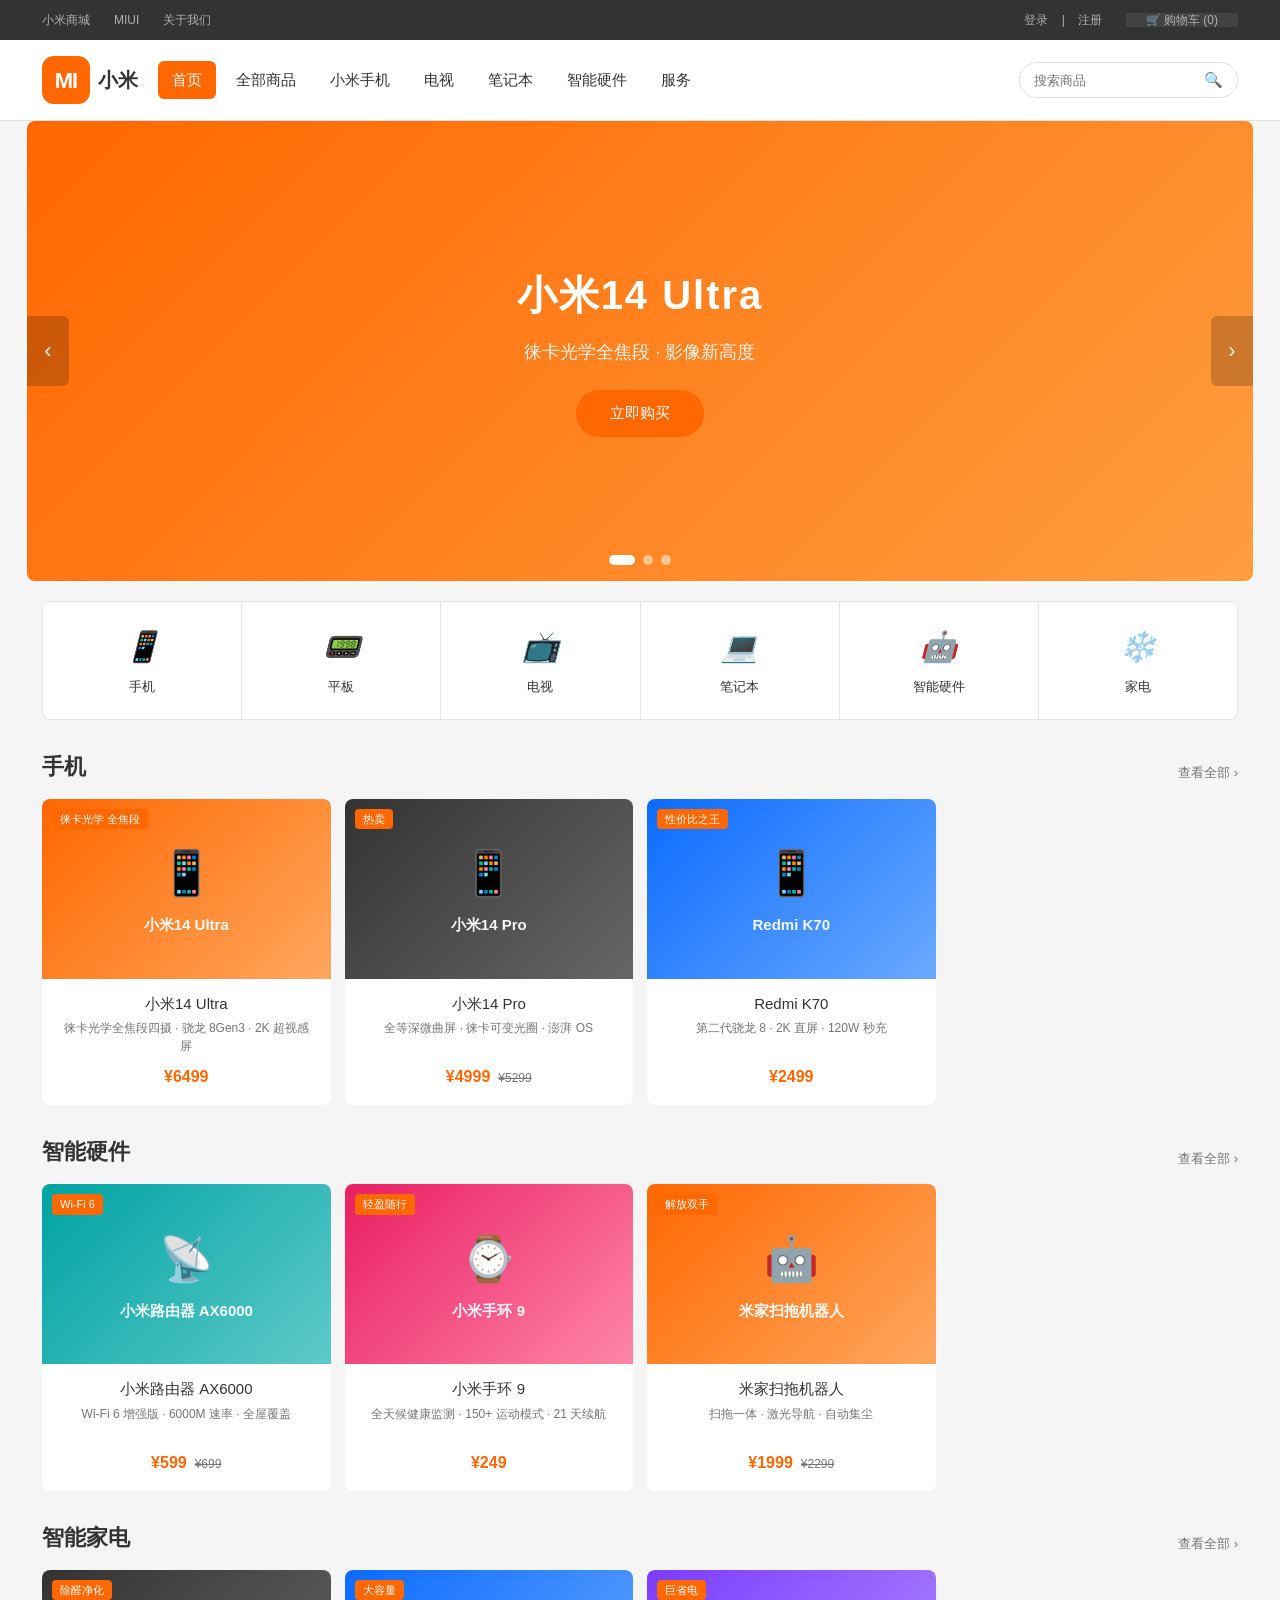
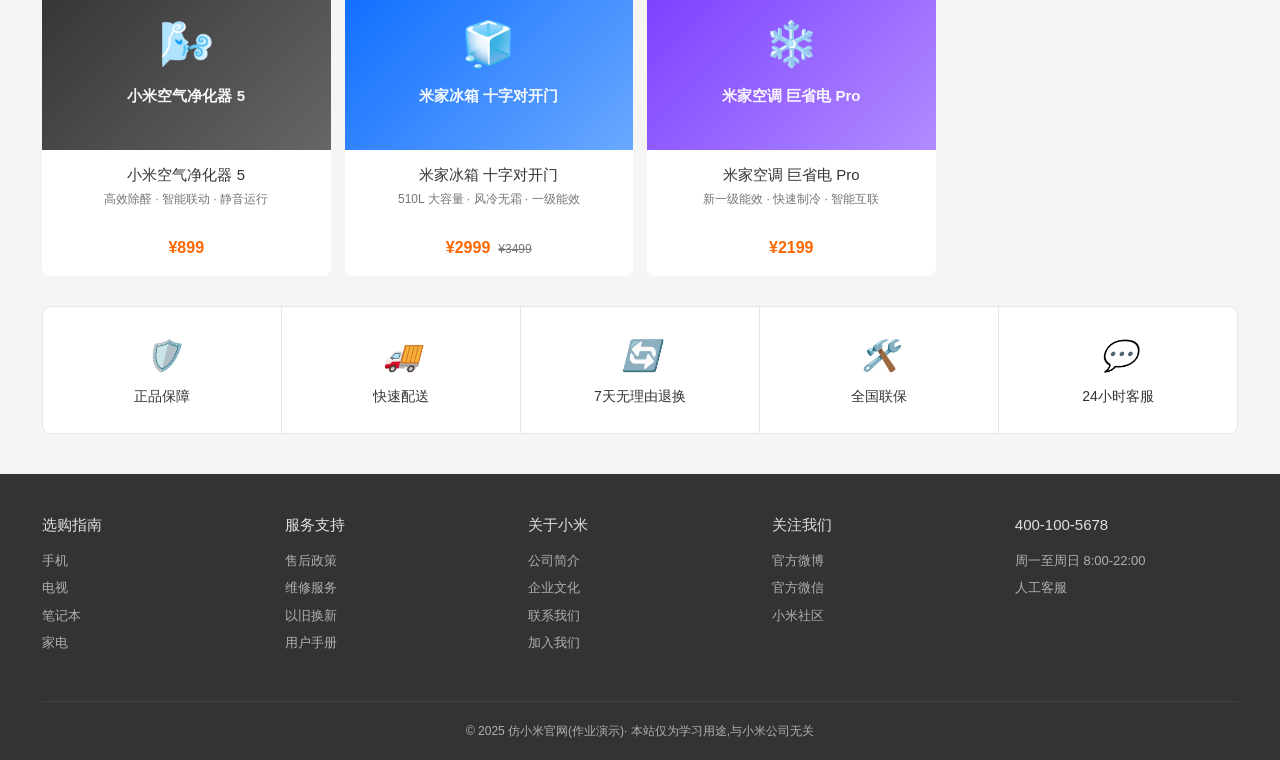
<file: index.html>
<!DOCTYPE html>
<html lang="zh-CN">
<head>
  <meta charset="UTF-8">
  <meta name="viewport" content="width=device-width, initial-scale=1.0">
  <title>小米商城 - 小米官方网站</title>
  <link rel="stylesheet" href="css/style.css">
</head>
<body>

  <!-- 顶部通知条 -->
  <div class="topbar">
    <div class="container">
      <nav class="topbar-nav">
        <a href="index.html">小米商城</a>
        <a href="products.html">MIUI</a>
        <a href="about.html">关于我们</a>
      </nav>
      <div>
        <a href="products.html">登录</a>
        <span style="margin:0 10px;">|</span>
        <a href="products.html">注册</a>
        <a class="topbar-cart" href="products.html">🛒 购物车 (<span data-cart-count>0</span>)</a>
      </div>
    </div>
  </div>

  <!-- 主导航 -->
  <header class="header">
    <div class="container">
      <a class="logo" href="index.html">
        <span class="logo-badge">MI</span> 小米
      </a>
      <nav class="main-nav">
        <a href="index.html">首页</a>
        <a href="products.html">全部商品</a>
        <a href="products.html?c=手机">小米手机</a>
        <a href="products.html?c=电视">电视</a>
        <a href="products.html?c=笔记本">笔记本</a>
        <a href="products.html?c=智能硬件">智能硬件</a>
        <a href="about.html">服务</a>
      </nav>
      <div class="search-box">
        <input type="text" placeholder="搜索商品" aria-label="搜索商品">
        <button aria-label="搜索">🔍</button>
      </div>
    </div>
  </header>

  <!-- 轮播 -->
  <section class="hero">
    <div class="slides">
      <div class="slide slide-1 active">
        <h2>小米14 Ultra</h2>
        <p>徕卡光学全焦段 · 影像新高度</p>
        <a class="btn btn-primary" href="product.html?id=mi14ultra">立即购买</a>
      </div>
      <div class="slide slide-2">
        <h2>小米电视 S Pro</h2>
        <p>Mini LED 旗舰画质 · 144Hz 高刷</p>
        <a class="btn btn-primary" href="product.html?id=tv-spro65">了解更多</a>
      </div>
      <div class="slide slide-3">
        <h2>小米平板6S Pro</h2>
        <p>12.4 英寸 3K 大屏 · 办公娱乐两不误</p>
        <a class="btn btn-primary" href="product.html?id=pad6spro">了解更多</a>
      </div>
    </div>
    <button class="hero-arrow prev" aria-label="上一张">‹</button>
    <button class="hero-arrow next" aria-label="下一张">›</button>
    <div class="hero-dots">
      <span class="active"></span>
      <span></span>
      <span></span>
    </div>
  </section>

  <div class="container">
    <!-- 分类快捷入口 -->
    <div class="category-shortcut">
      <a href="products.html?c=手机"><i class="cat-icon">📱</i>手机</a>
      <a href="products.html?c=平板"><i class="cat-icon">📟</i>平板</a>
      <a href="products.html?c=电视"><i class="cat-icon">📺</i>电视</a>
      <a href="products.html?c=笔记本"><i class="cat-icon">💻</i>笔记本</a>
      <a href="products.html?c=智能硬件"><i class="cat-icon">🤖</i>智能硬件</a>
      <a href="products.html?c=家电"><i class="cat-icon">❄️</i>家电</a>
    </div>

    <!-- 手机专区 -->
    <section class="section">
      <div class="section-head">
        <h2 class="section-title">手机</h2>
        <a class="section-more" href="products.html?c=手机">查看全部 ›</a>
      </div>
      <div class="product-grid" id="home-phones"></div>
    </section>

    <!-- 智能硬件专区 -->
    <section class="section">
      <div class="section-head">
        <h2 class="section-title">智能硬件</h2>
        <a class="section-more" href="products.html?c=智能硬件">查看全部 ›</a>
      </div>
      <div class="product-grid" id="home-smart"></div>
    </section>

    <!-- 家电专区 -->
    <section class="section">
      <div class="section-head">
        <h2 class="section-title">智能家电</h2>
        <a class="section-more" href="products.html?c=家电">查看全部 ›</a>
      </div>
      <div class="product-grid" id="home-appliance"></div>
    </section>

    <!-- 服务专区 -->
    <div class="services">
      <div class="svc"><i>🛡️</i>正品保障</div>
      <div class="svc"><i>🚚</i>快速配送</div>
      <div class="svc"><i>🔄</i>7天无理由退换</div>
      <div class="svc"><i>🛠️</i>全国联保</div>
      <div class="svc"><i>💬</i>24小时客服</div>
    </div>
  </div>

  <!-- 页脚 -->
  <footer class="footer">
    <div class="container">
      <div class="footer-links">
        <div class="footer-col">
          <h4>选购指南</h4>
          <a href="products.html?c=手机">手机</a>
          <a href="products.html?c=电视">电视</a>
          <a href="products.html?c=笔记本">笔记本</a>
          <a href="products.html?c=家电">家电</a>
        </div>
        <div class="footer-col">
          <h4>服务支持</h4>
          <a href="about.html">售后政策</a>
          <a href="about.html">维修服务</a>
          <a href="about.html">以旧换新</a>
          <a href="about.html">用户手册</a>
        </div>
        <div class="footer-col">
          <h4>关于小米</h4>
          <a href="about.html">公司简介</a>
          <a href="about.html">企业文化</a>
          <a href="about.html">联系我们</a>
          <a href="about.html">加入我们</a>
        </div>
        <div class="footer-col">
          <h4>关注我们</h4>
          <a href="#">官方微博</a>
          <a href="#">官方微信</a>
          <a href="#">小米社区</a>
        </div>
        <div class="footer-col">
          <h4>400-100-5678</h4>
          <a href="#">周一至周日 8:00-22:00</a>
          <a href="#">人工客服</a>
        </div>
      </div>
      <div class="footer-bottom">
        © 2025 仿小米官网(作业演示)· 本站仅为学习用途,与小米公司无关
      </div>
    </div>
  </footer>

  <script src="js/data.js"></script>
  <script src="js/main.js"></script>
  <script>
    // 首页渲染各专区(每区取前 4 个)
    document.addEventListener('DOMContentLoaded', function () {
      renderProducts(PRODUCTS.filter(function (p) { return p.category === '手机'; }), 'home-phones');
      renderProducts(PRODUCTS.filter(function (p) { return p.category === '智能硬件'; }), 'home-smart');
      renderProducts(PRODUCTS.filter(function (p) { return p.category === '家电'; }), 'home-appliance');
    });
  </script>
</body>
</html>
</file>
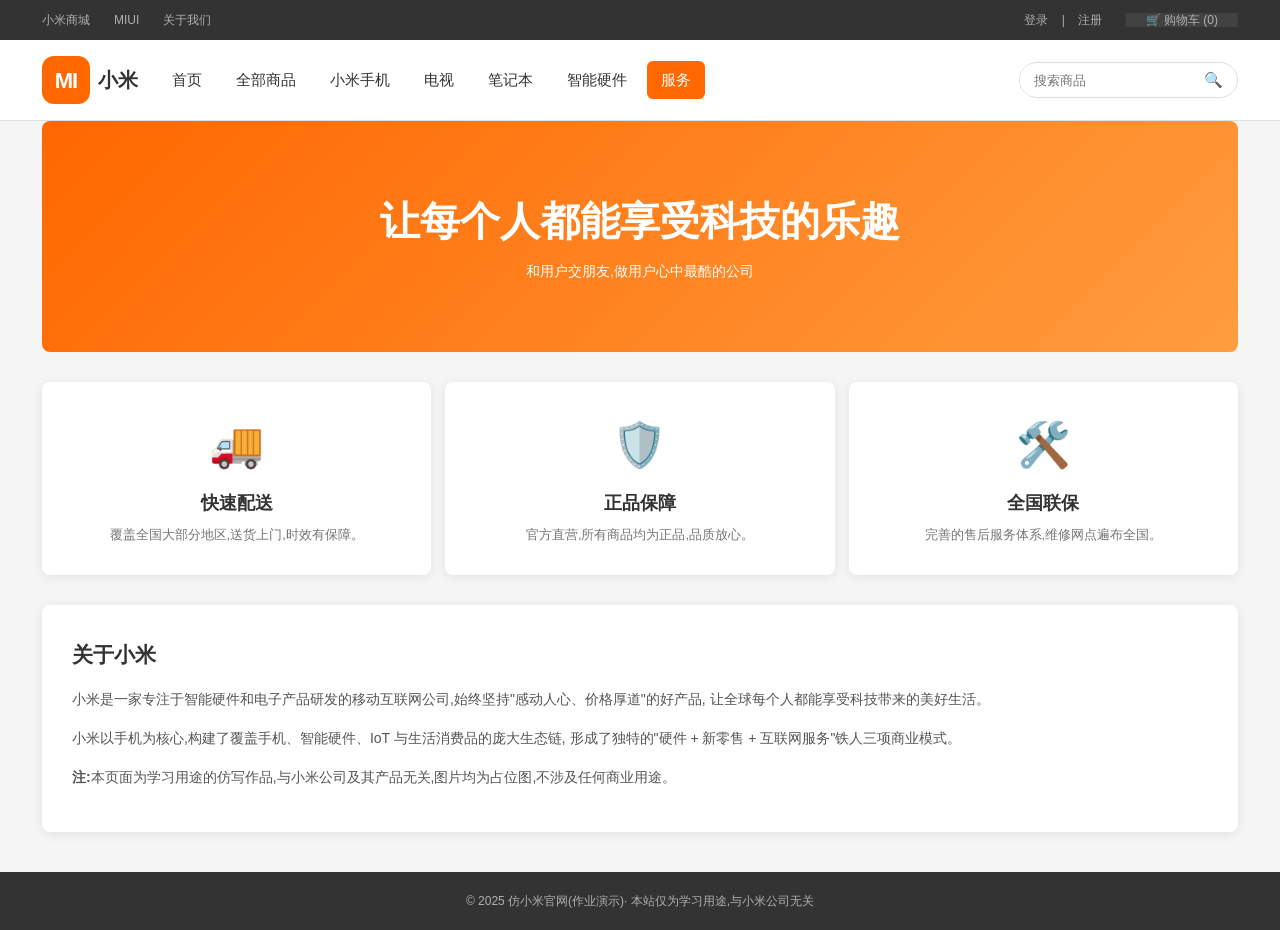
<file: about.html>
<!DOCTYPE html>
<html lang="zh-CN">
<head>
  <meta charset="UTF-8">
  <meta name="viewport" content="width=device-width, initial-scale=1.0">
  <title>关于小米 - 小米官方网站</title>
  <link rel="stylesheet" href="css/style.css">
</head>
<body>

  <div class="topbar">
    <div class="container">
      <nav class="topbar-nav">
        <a href="index.html">小米商城</a>
        <a href="products.html">MIUI</a>
        <a href="about.html">关于我们</a>
      </nav>
      <div>
        <a href="products.html">登录</a>
        <span style="margin:0 10px;">|</span>
        <a href="products.html">注册</a>
        <a class="topbar-cart" href="products.html">🛒 购物车 (<span data-cart-count>0</span>)</a>
      </div>
    </div>
  </div>

  <header class="header">
    <div class="container">
      <a class="logo" href="index.html">
        <span class="logo-badge">MI</span> 小米
      </a>
      <nav class="main-nav">
        <a href="index.html">首页</a>
        <a href="products.html">全部商品</a>
        <a href="products.html?c=手机">小米手机</a>
        <a href="products.html?c=电视">电视</a>
        <a href="products.html?c=笔记本">笔记本</a>
        <a href="products.html?c=智能硬件">智能硬件</a>
        <a href="about.html">服务</a>
      </nav>
      <div class="search-box">
        <input type="text" placeholder="搜索商品" aria-label="搜索商品">
        <button aria-label="搜索">🔍</button>
      </div>
    </div>
  </header>

  <div class="container">
    <div class="about-hero">
      <h1>让每个人都能享受科技的乐趣</h1>
      <p>和用户交朋友,做用户心中最酷的公司</p>
    </div>

    <div class="feature-grid">
      <div class="feature-card">
        <div class="f-icon">🚚</div>
        <h3>快速配送</h3>
        <p>覆盖全国大部分地区,送货上门,时效有保障。</p>
      </div>
      <div class="feature-card">
        <div class="f-icon">🛡️</div>
        <h3>正品保障</h3>
        <p>官方直营,所有商品均为正品,品质放心。</p>
      </div>
      <div class="feature-card">
        <div class="f-icon">🛠️</div>
        <h3>全国联保</h3>
        <p>完善的售后服务体系,维修网点遍布全国。</p>
      </div>
    </div>

    <div class="about-text">
      <h2>关于小米</h2>
      <p>
        小米是一家专注于智能硬件和电子产品研发的移动互联网公司,始终坚持"感动人心、价格厚道"的好产品,
        让全球每个人都能享受科技带来的美好生活。
      </p>
      <p>
        小米以手机为核心,构建了覆盖手机、智能硬件、IoT 与生活消费品的庞大生态链,
        形成了独特的"硬件 + 新零售 + 互联网服务"铁人三项商业模式。
      </p>
      <p>
        <b>注:</b>本页面为学习用途的仿写作品,与小米公司及其产品无关,图片均为占位图,不涉及任何商业用途。
      </p>
    </div>
  </div>

  <footer class="footer">
    <div class="container">
      <div class="footer-bottom">
        © 2025 仿小米官网(作业演示)· 本站仅为学习用途,与小米公司无关
      </div>
    </div>
  </footer>

  <script src="js/data.js"></script>
  <script src="js/main.js"></script>
</body>
</html>
</file>
<file: css/style.css>
/* ==========================================================================
   仿小米官网 - 全站样式
   品牌色:#ff6700(小米橙)
   ========================================================================== */

:root {
  --primary: #ff6700;
  --primary-dark: #e25c00;
  --dark: #333;
  --gray: #757575;
  --gray-light: #e0e0e0;
  --bg: #f5f5f5;
  --white: #ffffff;
  --danger: #e53935;
  --radius: 8px;
  --shadow: 0 2px 12px rgba(0, 0, 0, 0.08);
  --shadow-hover: 0 10px 30px rgba(0, 0, 0, 0.14);
}

* {
  margin: 0;
  padding: 0;
  box-sizing: border-box;
}

html {
  -webkit-text-size-adjust: 100%;
}

body {
  font-family: "Helvetica Neue", "PingFang SC", "Microsoft YaHei", "微软雅黑", Arial, sans-serif;
  color: var(--dark);
  background: var(--bg);
  line-height: 1.5;
  font-size: 14px;
}

a {
  text-decoration: none;
  color: inherit;
}

ul {
  list-style: none;
}

img {
  display: block;
  max-width: 100%;
}

button {
  font-family: inherit;
  cursor: pointer;
  border: none;
  background: none;
}

.container {
  width: 1226px;
  max-width: 100%;
  margin: 0 auto;
  padding: 0 15px;
}

/* ============================ 顶部通知条 ============================ */
.topbar {
  background: var(--dark);
  color: #b0b0b0;
  font-size: 12px;
  height: 40px;
  line-height: 40px;
}
.topbar .container {
  display: flex;
  justify-content: space-between;
}
.topbar-nav {
  display: flex;
  gap: 24px;
}
.topbar-nav a:hover {
  color: var(--white);
}
.topbar-cart {
  background: #424242;
  padding: 0 20px;
  margin-left: 20px;
  color: #b0b0b0;
  transition: 0.2s;
}
.topbar-cart:hover {
  background: var(--white);
  color: var(--primary);
}

/* ============================ 主导航 ============================ */
.header {
  position: sticky;
  top: 0;
  z-index: 100;
  background: var(--white);
  border-bottom: 1px solid var(--gray-light);
}
.header .container {
  display: flex;
  align-items: center;
  height: 80px;
  gap: 20px;
}
.logo {
  display: flex;
  align-items: center;
  gap: 8px;
  font-size: 20px;
  font-weight: 700;
}
.logo-badge {
  width: 48px;
  height: 48px;
  border-radius: 12px;
  background: var(--primary);
  color: #fff;
  display: flex;
  align-items: center;
  justify-content: center;
  font-size: 22px;
  font-weight: 800;
  letter-spacing: -1px;
}

.main-nav {
  display: flex;
  gap: 6px;
  flex: 1;
}
.main-nav a {
  padding: 8px 14px;
  font-size: 15px;
  color: var(--dark);
  border-radius: 6px;
  transition: 0.2s;
  white-space: nowrap;
}
.main-nav a:hover,
.main-nav a.active {
  background: var(--primary);
  color: #fff;
}

.search-box {
  display: flex;
  align-items: center;
  border: 1px solid var(--gray-light);
  border-radius: 20px;
  overflow: hidden;
  background: #fff;
  transition: 0.2s;
}
.search-box:focus-within {
  border-color: var(--primary);
  box-shadow: 0 0 0 3px rgba(255, 103, 0, 0.12);
}
.search-box input {
  border: none;
  outline: none;
  padding: 8px 14px;
  width: 170px;
  font-size: 13px;
}
.search-box button {
  padding: 8px 14px;
  color: var(--gray);
  font-size: 15px;
  transition: 0.2s;
}
.search-box button:hover {
  color: var(--primary);
}

/* ============================ 轮播 ============================ */
.hero {
  position: relative;
  margin: 0 auto 20px;
  max-width: 1226px;
  overflow: hidden;
  border-radius: var(--radius);
  height: 460px;
}
.slides {
  position: relative;
  height: 100%;
}
.slide {
  position: absolute;
  inset: 0;
  display: flex;
  align-items: center;
  justify-content: center;
  flex-direction: column;
  gap: 14px;
  text-align: center;
  color: #fff;
  opacity: 0;
  transition: opacity 0.6s ease;
  pointer-events: none;
}
.slide.active {
  opacity: 1;
  pointer-events: auto;
}
.slide h2 {
  font-size: 40px;
  letter-spacing: 2px;
}
.slide p {
  font-size: 18px;
  opacity: 0.92;
}
.slide .btn {
  margin-top: 10px;
}
.slide-1 { background: linear-gradient(135deg, #ff6700, #ff9d3f); }
.slide-2 { background: linear-gradient(135deg, #1f1f1f, #4a4a4a); }
.slide-3 { background: linear-gradient(135deg, #0b6bff, #6aa9ff); }

.hero-dots {
  position: absolute;
  bottom: 16px;
  left: 50%;
  transform: translateX(-50%);
  display: flex;
  gap: 8px;
}
.hero-dots span {
  width: 10px;
  height: 10px;
  border-radius: 50%;
  background: rgba(255, 255, 255, 0.5);
  cursor: pointer;
  transition: 0.3s;
}
.hero-dots span.active {
  width: 26px;
  border-radius: 6px;
  background: #fff;
}

.hero-arrow {
  position: absolute;
  top: 50%;
  transform: translateY(-50%);
  width: 42px;
  height: 70px;
  background: rgba(0, 0, 0, 0.2);
  color: #fff;
  font-size: 22px;
  display: flex;
  align-items: center;
  justify-content: center;
  transition: 0.2s;
}
.hero-arrow:hover {
  background: rgba(0, 0, 0, 0.4);
}
.hero-arrow.prev { left: 0; border-radius: 0 6px 6px 0; }
.hero-arrow.next { right: 0; border-radius: 6px 0 0 6px; }

/* ============================ 分类快捷入口 ============================ */
.category-shortcut {
  display: grid;
  grid-template-columns: repeat(6, 1fr);
  gap: 1px;
  background: #e6e6e6;
  border: 1px solid #e6e6e6;
  border-radius: var(--radius);
  overflow: hidden;
  margin-bottom: 30px;
}
.category-shortcut a {
  background: #fff;
  padding: 22px 0;
  display: flex;
  flex-direction: column;
  align-items: center;
  gap: 8px;
  font-size: 13px;
  color: var(--dark);
  transition: 0.2s;
}
.category-shortcut a:hover {
  color: var(--primary);
}
.category-shortcut .cat-icon {
  font-size: 30px;
}

/* ============================ 区块通用 ============================ */
.section {
  margin-bottom: 30px;
}
.section-head {
  display: flex;
  align-items: flex-end;
  justify-content: space-between;
  margin-bottom: 16px;
}
.section-title {
  font-size: 22px;
  font-weight: 600;
  color: var(--dark);
}
.section-more {
  font-size: 13px;
  color: var(--gray);
  display: flex;
  align-items: center;
  gap: 4px;
  transition: 0.2s;
}
.section-more:hover {
  color: var(--primary);
}

/* ============================ 产品卡片 ============================ */
.product-grid {
  display: grid;
  grid-template-columns: repeat(4, 1fr);
  gap: 14px;
}
.product-card {
  background: #fff;
  border-radius: var(--radius);
  overflow: hidden;
  transition: transform 0.25s, box-shadow 0.25s;
  display: flex;
  flex-direction: column;
  cursor: pointer;
}
.product-card:hover {
  transform: translateY(-4px);
  box-shadow: var(--shadow-hover);
}
.product-ph {
  height: 180px;
  display: flex;
  flex-direction: column;
  align-items: center;
  justify-content: center;
  gap: 8px;
  color: #fff;
  font-size: 44px;
}
.product-ph span {
  font-size: 15px;
  font-weight: 600;
  opacity: 0.95;
}
.product-body {
  padding: 14px 16px 16px;
  text-align: center;
}
.product-name {
  font-size: 15px;
  font-weight: 500;
  margin-bottom: 4px;
  white-space: nowrap;
  overflow: hidden;
  text-overflow: ellipsis;
}
.product-desc {
  font-size: 12px;
  color: var(--gray);
  margin-bottom: 10px;
  height: 36px;
  overflow: hidden;
}
.product-price {
  color: var(--primary);
  font-size: 16px;
  font-weight: 700;
}
.product-price .old {
  color: var(--gray);
  font-size: 12px;
  font-weight: 400;
  text-decoration: line-through;
  margin-left: 8px;
}
.tag {
  position: absolute;
  top: 10px;
  left: 10px;
  background: var(--primary);
  color: #fff;
  font-size: 11px;
  padding: 2px 8px;
  border-radius: 4px;
}
.product-ph-wrap {
  position: relative;
}

/* 占位图配色 */
.ph-orange { background: linear-gradient(135deg, #ff6700, #ffa75e); }
.ph-dark { background: linear-gradient(135deg, #333, #666); }
.ph-blue { background: linear-gradient(135deg, #0b6bff, #6aa9ff); }
.ph-purple { background: linear-gradient(135deg, #7a3cff, #b18cff); }
.ph-green { background: linear-gradient(135deg, #00b96b, #5fd6a3); }
.ph-red { background: linear-gradient(135deg, #e53935, #ff7a6b); }
.ph-teal { background: linear-gradient(135deg, #00a3a3, #5fc9c9); }
.ph-pink { background: linear-gradient(135deg, #e91e63, #ff86a8); }

/* ============================ 服务专区 ============================ */
.services {
  display: grid;
  grid-template-columns: repeat(5, 1fr);
  gap: 1px;
  background: #e6e6e6;
  border: 1px solid #e6e6e6;
  border-radius: var(--radius);
  overflow: hidden;
  margin-bottom: 30px;
}
.services .svc {
  background: #fff;
  padding: 26px 10px;
  display: flex;
  flex-direction: column;
  align-items: center;
  gap: 8px;
  color: var(--dark);
  text-align: center;
  transition: 0.2s;
}
.services .svc:hover {
  color: var(--primary);
}
.services .svc i {
  font-size: 30px;
}

/* ============================ 页脚 ============================ */
.footer {
  background: var(--dark);
  color: #b0b0b0;
  margin-top: 40px;
}
.footer-links {
  display: grid;
  grid-template-columns: repeat(5, 1fr);
  gap: 20px;
  padding: 40px 0;
  border-bottom: 1px solid #424242;
}
.footer-col h4 {
  color: #e0e0e0;
  font-size: 15px;
  margin-bottom: 14px;
  font-weight: 500;
}
.footer-col a {
  display: block;
  font-size: 13px;
  margin-bottom: 8px;
  transition: 0.2s;
}
.footer-col a:hover {
  color: #fff;
}
.footer-bottom {
  padding: 20px 0;
  text-align: center;
  font-size: 12px;
}

/* ============================ 面包屑 ============================ */
.crumb {
  padding: 16px 0;
  font-size: 13px;
  color: var(--gray);
}
.crumb a:hover {
  color: var(--primary);
}
.crumb b {
  color: var(--dark);
  font-weight: 500;
}

/* ============================ 商城页筛选栏 ============================ */
.filter-bar {
  background: #fff;
  border-radius: var(--radius);
  padding: 16px;
  display: flex;
  flex-wrap: wrap;
  align-items: center;
  gap: 10px;
  margin-bottom: 20px;
  box-shadow: var(--shadow);
}
.filter-bar .label {
  font-size: 14px;
  color: var(--gray);
  margin-right: 4px;
}
.filter-btn {
  padding: 6px 16px;
  border-radius: 20px;
  font-size: 13px;
  color: var(--dark);
  background: var(--bg);
  transition: 0.2s;
}
.filter-btn:hover {
  background: #eee;
}
.filter-btn.active {
  background: var(--primary);
  color: #fff;
}

/* ============================ 详情页 ============================ */
.detail-wrap {
  display: grid;
  grid-template-columns: 1fr 1fr;
  gap: 40px;
  background: #fff;
  border-radius: var(--radius);
  padding: 40px;
  box-shadow: var(--shadow);
}
.detail-ph {
  height: 360px;
  border-radius: var(--radius);
  display: flex;
  flex-direction: column;
  align-items: center;
  justify-content: center;
  gap: 12px;
  color: #fff;
  font-size: 80px;
}
.detail-ph span {
  font-size: 20px;
  font-weight: 600;
}
.detail-info h1 {
  font-size: 28px;
  margin-bottom: 8px;
}
.detail-info .detail-desc {
  color: var(--gray);
  font-size: 14px;
  margin-bottom: 16px;
}
.detail-price {
  font-size: 30px;
  color: var(--primary);
  font-weight: 700;
  margin-bottom: 20px;
}
.detail-price .old {
  font-size: 15px;
  color: var(--gray);
  font-weight: 400;
  text-decoration: line-through;
  margin-left: 12px;
}
.spec-list {
  border-top: 1px solid var(--gray-light);
  padding-top: 20px;
  margin-bottom: 24px;
}
.spec-list li {
  padding: 8px 0;
  font-size: 14px;
  border-bottom: 1px dashed var(--gray-light);
}
.spec-list li b {
  display: inline-block;
  width: 150px;
  color: var(--gray);
  font-weight: 500;
}
.btn {
  display: inline-block;
  padding: 12px 34px;
  border-radius: 24px;
  font-size: 15px;
  transition: 0.2s;
}
.btn-primary {
  background: var(--primary);
  color: #fff;
}
.btn-primary:hover {
  background: var(--primary-dark);
}
.btn-outline {
  border: 1px solid var(--primary);
  color: var(--primary);
  background: #fff;
  margin-left: 12px;
}
.btn-outline:hover {
  background: rgba(255, 103, 0, 0.06);
}

/* ============================ 关于页 ============================ */
.about-hero {
  background: linear-gradient(135deg, #ff6700, #ff9d3f);
  color: #fff;
  text-align: center;
  padding: 70px 20px;
  border-radius: var(--radius);
  margin-bottom: 30px;
}
.about-hero h1 {
  font-size: 40px;
  margin-bottom: 10px;
}
.feature-grid {
  display: grid;
  grid-template-columns: repeat(3, 1fr);
  gap: 14px;
  margin-bottom: 30px;
}
.feature-card {
  background: #fff;
  border-radius: var(--radius);
  padding: 30px 24px;
  text-align: center;
  box-shadow: var(--shadow);
}
.feature-card .f-icon {
  font-size: 44px;
  margin-bottom: 12px;
}
.feature-card h3 {
  font-size: 18px;
  margin-bottom: 8px;
}
.feature-card p {
  font-size: 13px;
  color: var(--gray);
}
.about-text {
  background: #fff;
  border-radius: var(--radius);
  padding: 30px;
  box-shadow: var(--shadow);
  line-height: 1.9;
  color: #555;
}
.about-text h2 {
  color: var(--dark);
  margin-bottom: 12px;
}
.about-text p {
  margin-bottom: 12px;
}

/* ============================ Toast ============================ */
.toast {
  position: fixed;
  left: 50%;
  bottom: 60px;
  transform: translateX(-50%) translateY(20px);
  background: rgba(0, 0, 0, 0.8);
  color: #fff;
  padding: 10px 22px;
  border-radius: 20px;
  font-size: 13px;
  opacity: 0;
  pointer-events: none;
  transition: 0.3s;
  z-index: 999;
}
.toast.show {
  opacity: 1;
  transform: translateX(-50%) translateY(0);
}

/* ============================ 响应式 ============================ */
@media (max-width: 960px) {
  .product-grid { grid-template-columns: repeat(2, 1fr); }
  .category-shortcut { grid-template-columns: repeat(3, 1fr); }
  .detail-wrap { grid-template-columns: 1fr; }
  .feature-grid { grid-template-columns: 1fr; }
  .main-nav { display: none; }
  .footer-links { grid-template-columns: repeat(2, 1fr); }
  .hero { height: 320px; }
}
</file>
